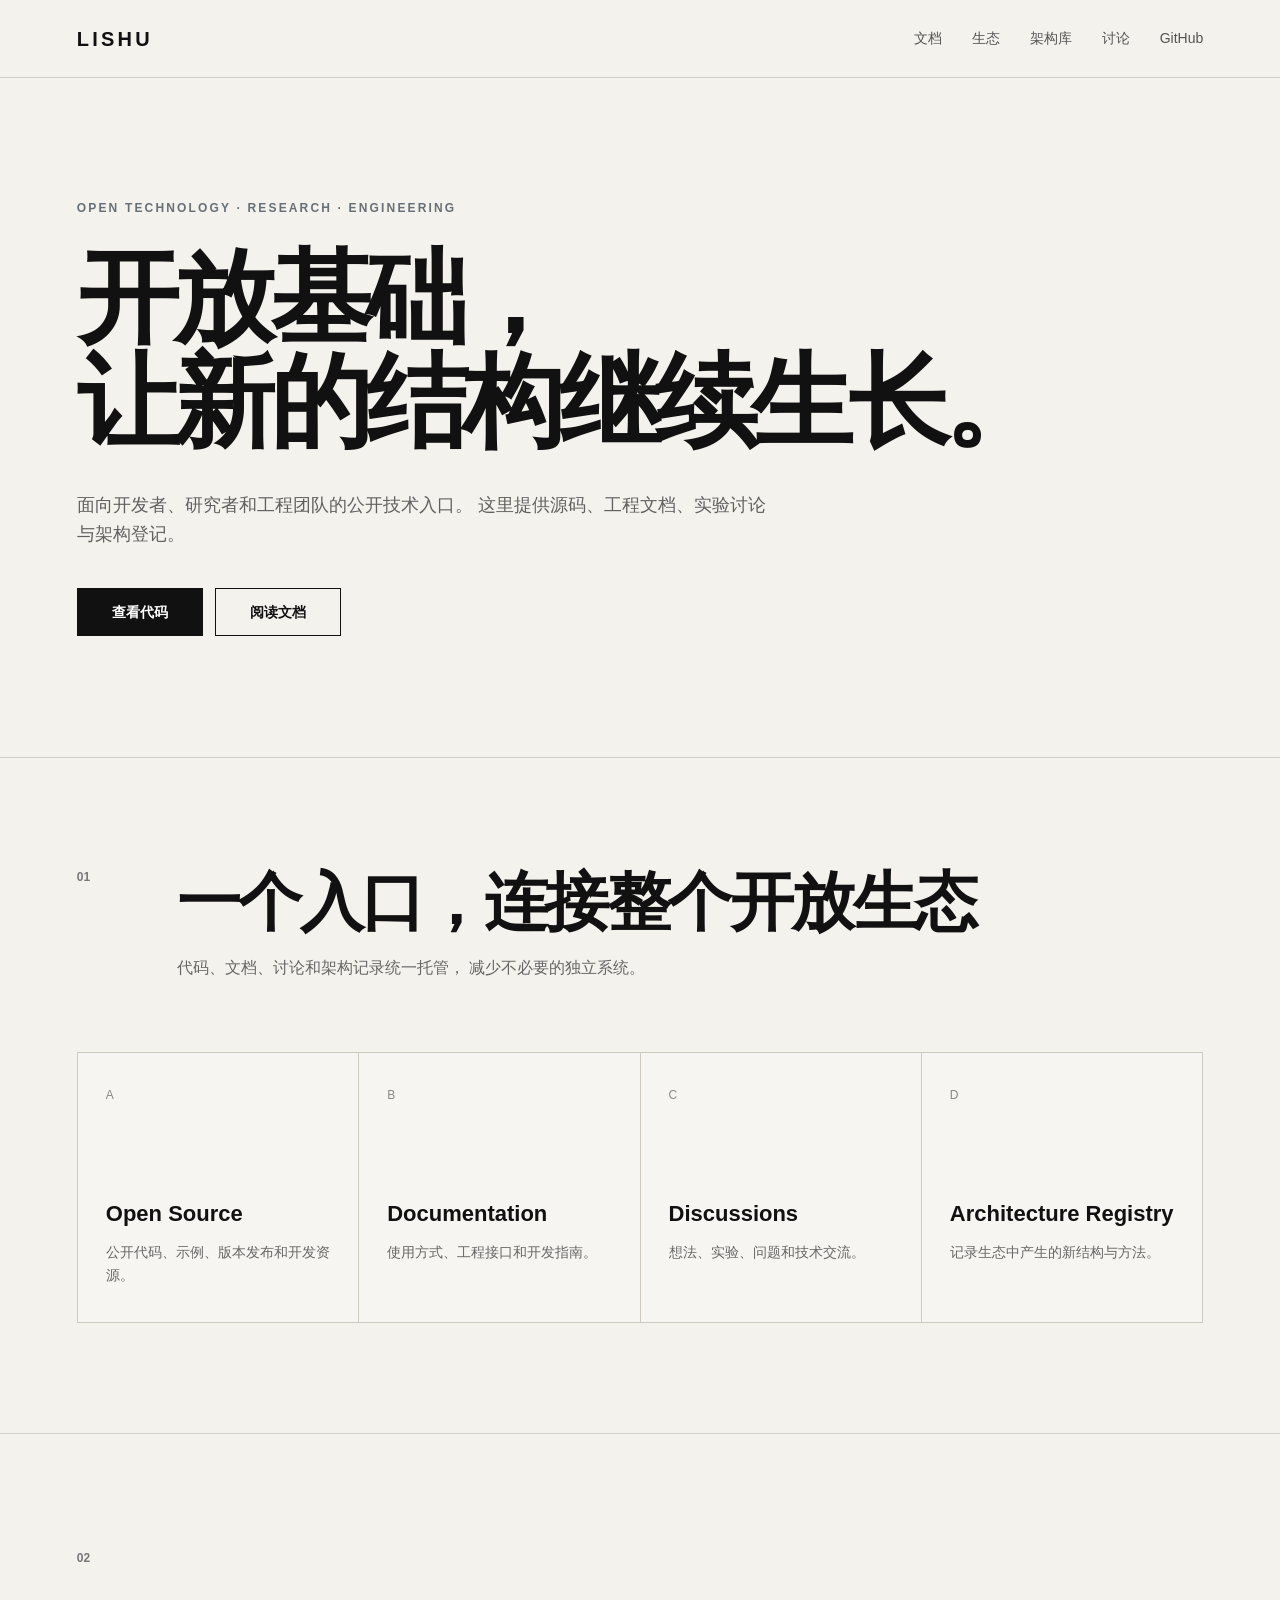
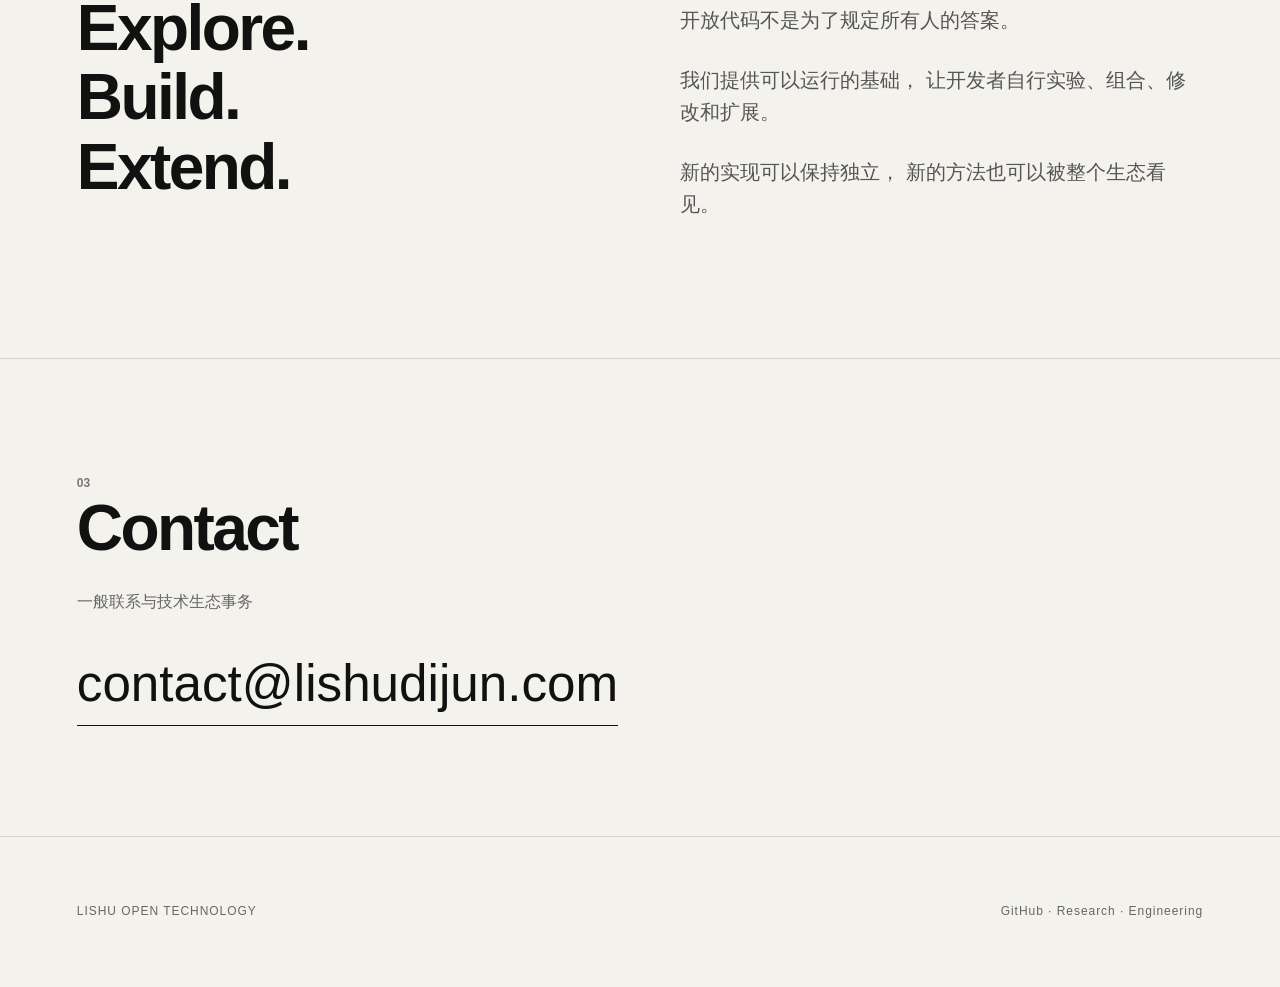
<file: index.html>
<!DOCTYPE html>
<html lang="zh-CN">

<head>
    <meta charset="UTF-8">

    <meta
        name="viewport"
        content="width=device-width, initial-scale=1.0"
    >

    <meta
        name="description"
        content="Lishu Open Technology - 开放技术、文档、研究与开发者生态"
    >

    <title>Lishu Open Technology</title>

    <link
        rel="stylesheet"
        href="./assets/css/main.css"
    >
</head>

<body>

<header class="site-header">

    <a
        class="logo"
        href="./"
    >
        LISHU
    </a>

    <nav class="nav">

        <a href="./docs/">
            文档
        </a>

        <a href="./ecosystem/">
            生态
        </a>

        <a href="./registry/">
            架构库
        </a>

        <a
            href="https://github.com/Jugan65/lishu/discussions"
            target="_blank"
            rel="noopener noreferrer"
        >
            讨论
        </a>

        <a
            href="https://github.com/Jugan65/lishu"
            target="_blank"
            rel="noopener noreferrer"
        >
            GitHub
        </a>

    </nav>

</header>


<main>

    <section class="hero">

        <div class="hero-inner">

            <p class="hero-label">
                OPEN TECHNOLOGY · RESEARCH · ENGINEERING
            </p>

            <h1>
                开放基础，
                <br>
                让新的结构继续生长。
            </h1>

            <p class="hero-description">
                面向开发者、研究者和工程团队的公开技术入口。
                这里提供源码、工程文档、实验讨论与架构登记。
            </p>

            <div class="hero-buttons">

                <a
                    class="button button-primary"
                    href="https://github.com/Jugan65/lishu"
                    target="_blank"
                    rel="noopener noreferrer"
                >
                    查看代码
                </a>

                <a
                    class="button"
                    href="./docs/"
                >
                    阅读文档
                </a>

            </div>

        </div>

    </section>


    <section class="section">

        <div class="section-header">

            <span class="section-number">
                01
            </span>

            <div>

                <h2>
                    一个入口，连接整个开放生态
                </h2>

                <p>
                    代码、文档、讨论和架构记录统一托管，
                    减少不必要的独立系统。
                </p>

            </div>

        </div>


        <div class="feature-grid">

            <a
                class="feature-card"
                href="https://github.com/Jugan65/lishu"
                target="_blank"
                rel="noopener noreferrer"
            >

                <span class="feature-id">
                    A
                </span>

                <h3>
                    Open Source
                </h3>

                <p>
                    公开代码、示例、版本发布和开发资源。
                </p>

            </a>


            <a
                class="feature-card"
                href="./docs/"
            >

                <span class="feature-id">
                    B
                </span>

                <h3>
                    Documentation
                </h3>

                <p>
                    使用方式、工程接口和开发指南。
                </p>

            </a>


            <a
                class="feature-card"
                href="https://github.com/Jugan65/lishu/discussions"
                target="_blank"
                rel="noopener noreferrer"
            >

                <span class="feature-id">
                    C
                </span>

                <h3>
                    Discussions
                </h3>

                <p>
                    想法、实验、问题和技术交流。
                </p>

            </a>


            <a
                class="feature-card"
                href="./registry/"
            >

                <span class="feature-id">
                    D
                </span>

                <h3>
                    Architecture Registry
                </h3>

                <p>
                    记录生态中产生的新结构与方法。
                </p>

            </a>

        </div>

    </section>


    <section class="section philosophy">

        <div class="philosophy-left">

            <span class="section-number">
                02
            </span>

            <h2>
                Explore.
                <br>
                Build.
                <br>
                Extend.
            </h2>

        </div>

        <div class="philosophy-right">

            <p>
                开放代码不是为了规定所有人的答案。
            </p>

            <p>
                我们提供可以运行的基础，
                让开发者自行实验、组合、修改和扩展。
            </p>

            <p>
                新的实现可以保持独立，
                新的方法也可以被整个生态看见。
            </p>

        </div>

    </section>


    <section class="section contact-section">

        <span class="section-number">
            03
        </span>

        <h2>
            Contact
        </h2>

        <p>
            一般联系与技术生态事务
        </p>

        <a
            class="contact-email"
            href="mailto:contact@lishudijun.com"
        >
            contact@lishudijun.com
        </a>

    </section>

</main>


<footer class="footer">

    <div>
        LISHU OPEN TECHNOLOGY
    </div>

    <div>
        GitHub · Research · Engineering
    </div>

</footer>


</body>

</html>
</file>
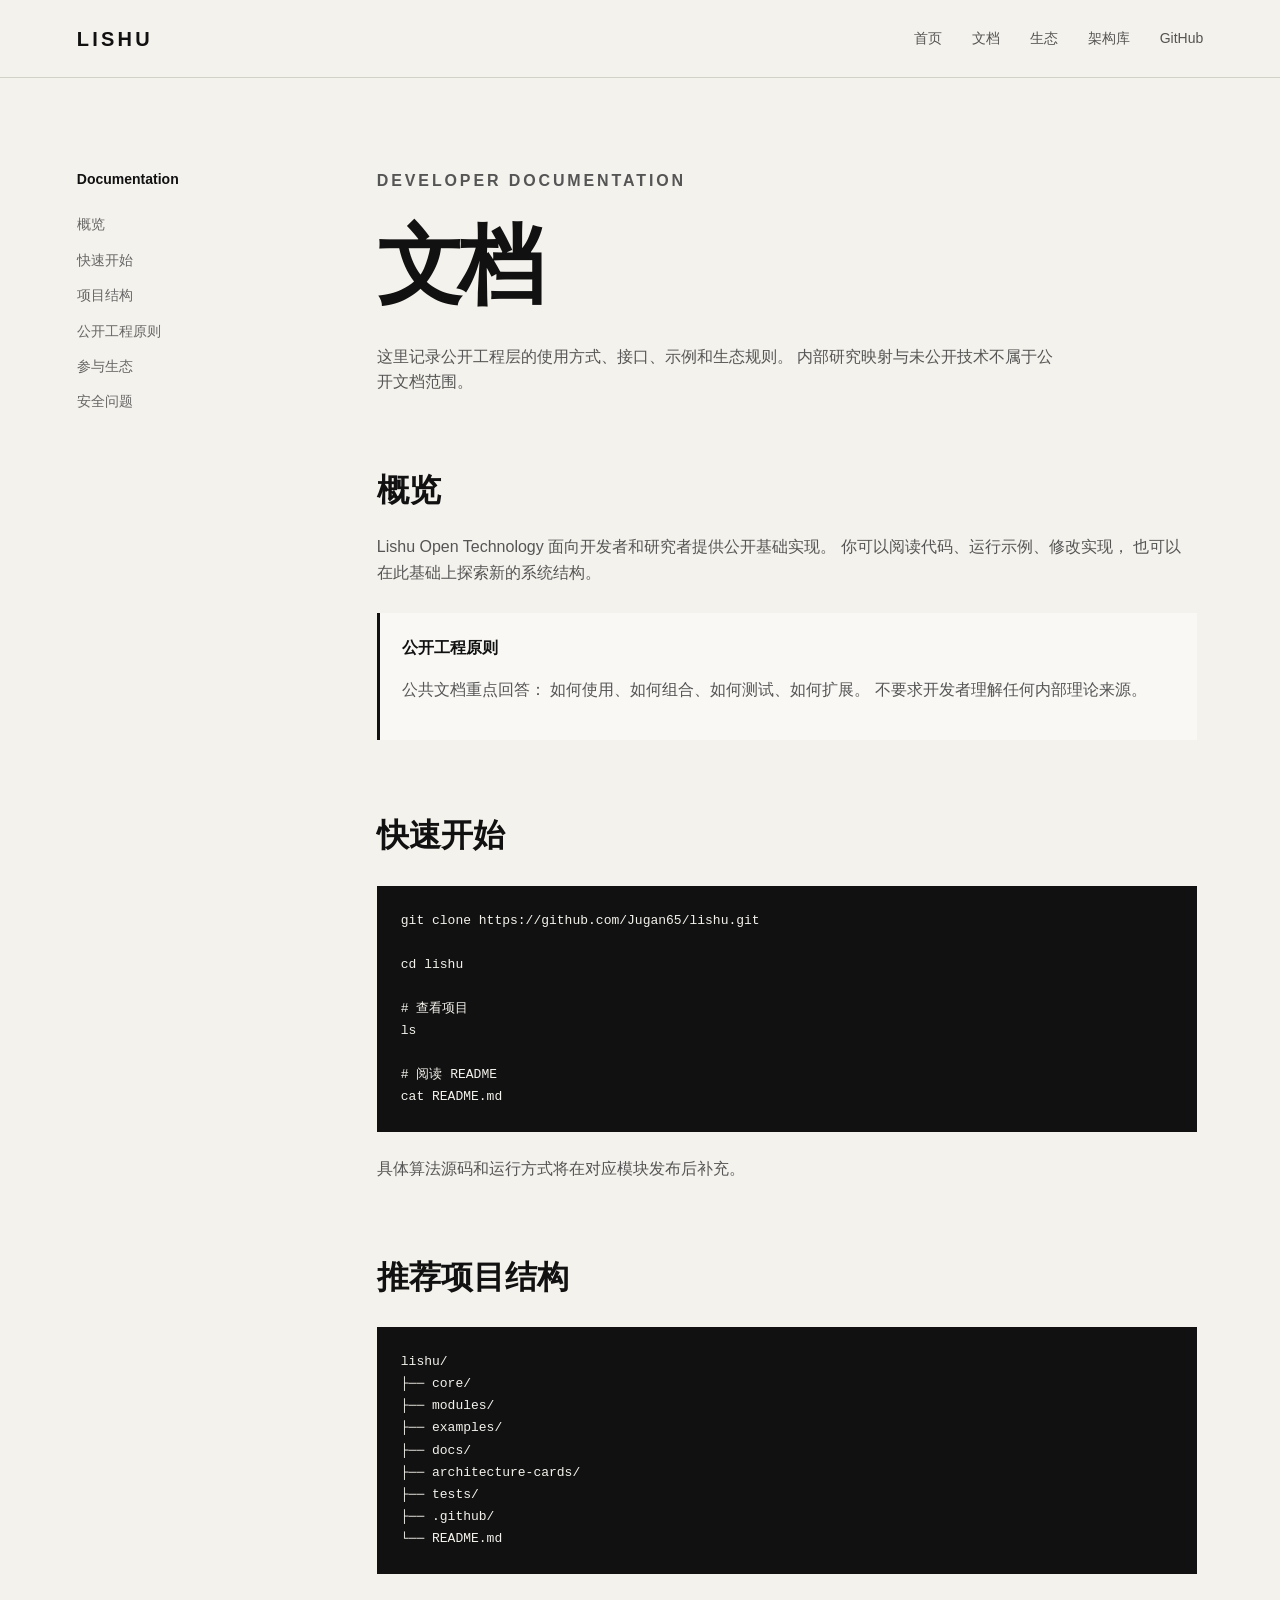
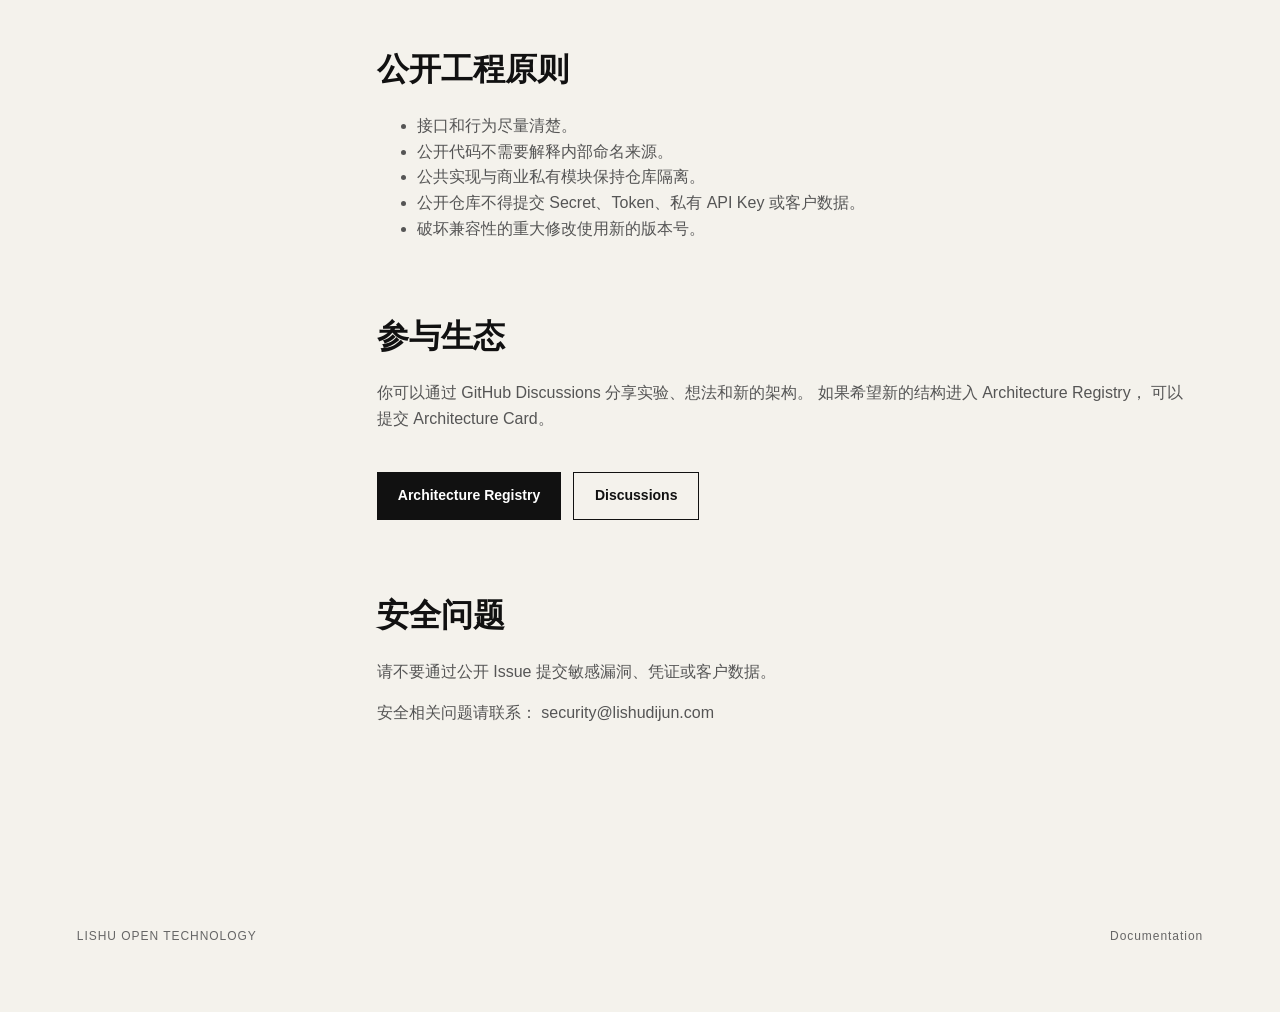
<file: docs/index.html>
<!DOCTYPE html>
<html lang="zh-CN">

<head>

<meta charset="UTF-8">

<meta
    name="viewport"
    content="width=device-width, initial-scale=1.0"
>

<meta
    name="description"
    content="Lishu Open Technology 开发者文档"
>

<title>Documentation · Lishu Open Technology</title>

<link
    rel="stylesheet"
    href="../assets/css/main.css"
>

<style>

.docs-layout {
    padding:
        90px 6vw 120px;

    display:
        grid;

    grid-template-columns:
        230px minmax(0, 820px);

    gap:
        70px;
}

.docs-sidebar {
    position:
        sticky;

    top:
        110px;

    align-self:
        start;

    display:
        flex;

    flex-direction:
        column;

    gap:
        13px;

    font-size:
        14px;
}

.docs-sidebar strong {
    margin-bottom:
        10px;
}

.docs-sidebar a {
    color:
        #666;
}

.docs-content h1 {
    margin:
        0 0 24px;

    font-size:
        clamp(48px, 7vw, 86px);

    line-height:
        1;

    letter-spacing:
        -0.05em;
}

.docs-content h2 {
    margin:
        70px 0 18px;

    font-size:
        32px;
}

.docs-content p,
.docs-content li {
    color:
        #555;

    font-size:
        16px;
}

.docs-content pre {
    margin:
        24px 0;

    padding:
        24px;

    overflow:
        auto;

    background:
        #111;

    color:
        #f4f2ec;

    font-size:
        13px;

    line-height:
        1.7;
}

.docs-note {
    margin:
        28px 0;

    padding:
        22px;

    border-left:
        3px solid #111;

    background:
        rgba(255,255,255,0.45);
}

@media (max-width: 800px) {

    .docs-layout {
        grid-template-columns:
            1fr;
    }

    .docs-sidebar {
        position:
            static;

        padding-bottom:
            25px;

        border-bottom:
            1px solid #d3d0c7;
    }

}

</style>

</head>


<body>


<header class="site-header">

<a
    class="logo"
    href="../"
>
LISHU
</a>

<nav class="nav">

<a href="../">
首页
</a>

<a href="../docs/">
文档
</a>

<a href="../ecosystem/">
生态
</a>

<a href="../registry/">
架构库
</a>

<a
    href="https://github.com/Jugan65/lishu"
    target="_blank"
    rel="noopener noreferrer"
>
GitHub
</a>

</nav>

</header>


<main class="docs-layout">


<aside class="docs-sidebar">

<strong>
Documentation
</strong>

<a href="#overview">
概览
</a>

<a href="#start">
快速开始
</a>

<a href="#structure">
项目结构
</a>

<a href="#principles">
公开工程原则
</a>

<a href="#community">
参与生态
</a>

<a href="#security">
安全问题
</a>

</aside>


<article class="docs-content">

<p class="hero-label">
DEVELOPER DOCUMENTATION
</p>

<h1>
文档
</h1>

<p class="hero-description">
这里记录公开工程层的使用方式、接口、示例和生态规则。
内部研究映射与未公开技术不属于公开文档范围。
</p>


<h2 id="overview">
概览
</h2>

<p>
Lishu Open Technology 面向开发者和研究者提供公开基础实现。
你可以阅读代码、运行示例、修改实现，
也可以在此基础上探索新的系统结构。
</p>


<div class="docs-note">

<strong>
公开工程原则
</strong>

<p>
公共文档重点回答：
如何使用、如何组合、如何测试、如何扩展。
不要求开发者理解任何内部理论来源。
</p>

</div>


<h2 id="start">
快速开始
</h2>

<pre><code>git clone https://github.com/Jugan65/lishu.git

cd lishu

# 查看项目
ls

# 阅读 README
cat README.md
</code></pre>


<p>
具体算法源码和运行方式将在对应模块发布后补充。
</p>


<h2 id="structure">
推荐项目结构
</h2>

<pre><code>lishu/
├── core/
├── modules/
├── examples/
├── docs/
├── architecture-cards/
├── tests/
├── .github/
└── README.md
</code></pre>


<h2 id="principles">
公开工程原则
</h2>

<ul>

<li>
接口和行为尽量清楚。
</li>

<li>
公开代码不需要解释内部命名来源。
</li>

<li>
公共实现与商业私有模块保持仓库隔离。
</li>

<li>
公开仓库不得提交 Secret、Token、私有 API Key 或客户数据。
</li>

<li>
破坏兼容性的重大修改使用新的版本号。
</li>

</ul>


<h2 id="community">
参与生态
</h2>

<p>
你可以通过 GitHub Discussions 分享实验、想法和新的架构。
如果希望新的结构进入 Architecture Registry，
可以提交 Architecture Card。
</p>

<div class="hero-buttons">

<a
    class="button button-primary"
    href="../registry/"
>
Architecture Registry
</a>

<a
    class="button"
    href="https://github.com/Jugan65/lishu/discussions"
    target="_blank"
    rel="noopener noreferrer"
>
Discussions
</a>

</div>


<h2 id="security">
安全问题
</h2>

<p>
请不要通过公开 Issue 提交敏感漏洞、凭证或客户数据。
</p>

<p>

安全相关问题请联系：

<a
    href="mailto:security@lishudijun.com"
>
security@lishudijun.com
</a>

</p>


</article>


</main>


<footer class="footer">

<div>
LISHU OPEN TECHNOLOGY
</div>

<div>
Documentation
</div>

</footer>


</body>

</html>
</file>
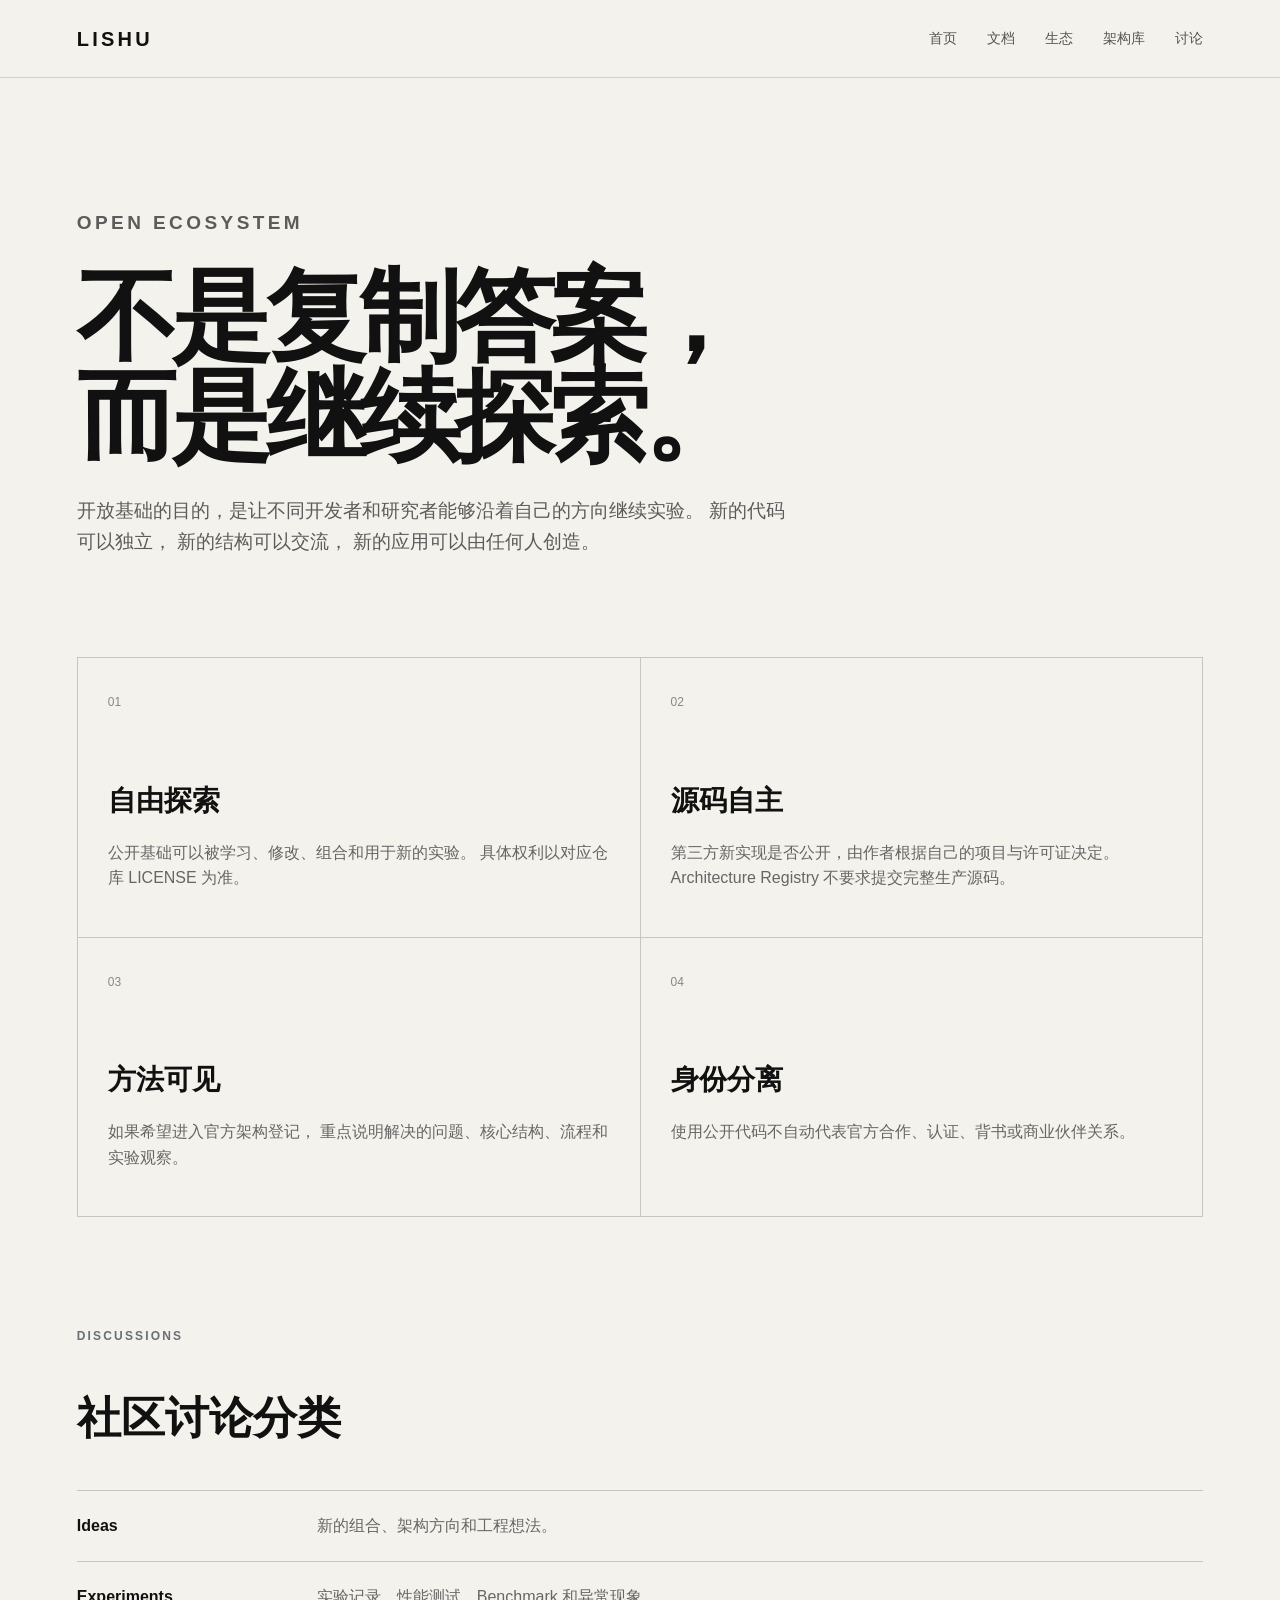
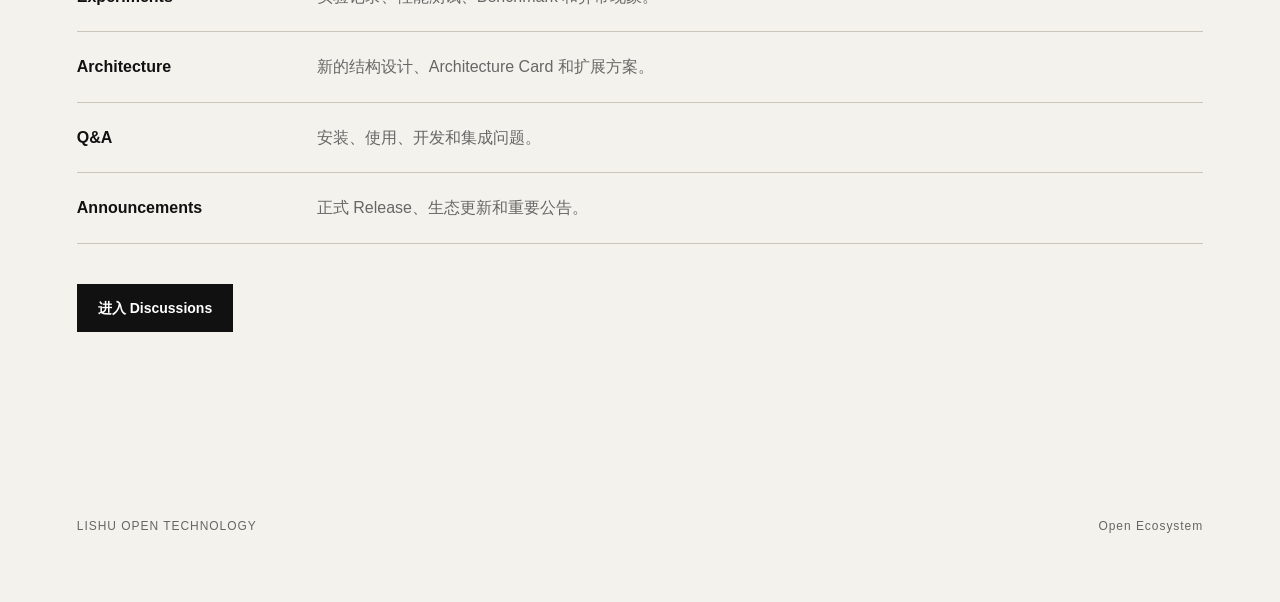
<file: ecosystem/index.html>
<!DOCTYPE html>
<html lang="zh-CN">

<head>

<meta charset="UTF-8">

<meta
    name="viewport"
    content="width=device-width, initial-scale=1.0"
>

<title>Ecosystem · Lishu Open Technology</title>

<link
    rel="stylesheet"
    href="../assets/css/main.css"
>

<style>

.ecosystem-page {
    padding:
        100px 6vw 120px;
}

.ecosystem-intro {
    max-width:
        1000px;

    margin-bottom:
        100px;
}

.ecosystem-intro h1 {
    margin:
        0;

    font-size:
        clamp(52px, 8vw, 100px);

    line-height:
        1;

    letter-spacing:
        -0.055em;
}

.ecosystem-intro p {
    max-width:
        720px;

    margin-top:
        30px;

    font-size:
        19px;

    color:
        #5c5c5c;
}

.ecosystem-rule-grid {
    display:
        grid;

    grid-template-columns:
        repeat(2, 1fr);

    border-top:
        1px solid #cbc6bc;

    border-left:
        1px solid #cbc6bc;
}

.rule {
    min-height:
        250px;

    padding:
        30px;

    border-right:
        1px solid #cbc6bc;

    border-bottom:
        1px solid #cbc6bc;
}

.rule span {
    color:
        #888;

    font-size:
        12px;
}

.rule h2 {
    margin:
        65px 0 12px;

    font-size:
        28px;
}

.rule p {
    color:
        #666;
}

.categories {
    margin-top:
        110px;
}

.categories h2 {
    font-size:
        44px;
}

.category-list {
    margin-top:
        35px;

    border-top:
        1px solid #cbc6bc;
}

.category {
    padding:
        22px 0;

    display:
        grid;

    grid-template-columns:
        210px 1fr;

    gap:
        30px;

    border-bottom:
        1px solid #cbc6bc;
}

.category p {
    margin:
        0;

    color:
        #666;
}

@media (max-width: 700px) {

    .ecosystem-rule-grid {
        grid-template-columns:
            1fr;
    }

    .category {
        grid-template-columns:
            1fr;
    }

}

</style>

</head>


<body>


<header class="site-header">

<a
    class="logo"
    href="../"
>
LISHU
</a>

<nav class="nav">

<a href="../">
首页
</a>

<a href="../docs/">
文档
</a>

<a href="../ecosystem/">
生态
</a>

<a href="../registry/">
架构库
</a>

<a
    href="https://github.com/Jugan65/lishu/discussions"
    target="_blank"
    rel="noopener noreferrer"
>
讨论
</a>

</nav>

</header>


<main class="ecosystem-page">


<section class="ecosystem-intro">

<p class="hero-label">
OPEN ECOSYSTEM
</p>

<h1>
不是复制答案，
<br>
而是继续探索。
</h1>

<p>
开放基础的目的，是让不同开发者和研究者能够沿着自己的方向继续实验。
新的代码可以独立，
新的结构可以交流，
新的应用可以由任何人创造。
</p>

</section>


<section class="ecosystem-rule-grid">


<div class="rule">

<span>
01
</span>

<h2>
自由探索
</h2>

<p>
公开基础可以被学习、修改、组合和用于新的实验。
具体权利以对应仓库 LICENSE 为准。
</p>

</div>


<div class="rule">

<span>
02
</span>

<h2>
源码自主
</h2>

<p>
第三方新实现是否公开，由作者根据自己的项目与许可证决定。
Architecture Registry 不要求提交完整生产源码。
</p>

</div>


<div class="rule">

<span>
03
</span>

<h2>
方法可见
</h2>

<p>
如果希望进入官方架构登记，
重点说明解决的问题、核心结构、流程和实验观察。
</p>

</div>


<div class="rule">

<span>
04
</span>

<h2>
身份分离
</h2>

<p>
使用公开代码不自动代表官方合作、认证、背书或商业伙伴关系。
</p>

</div>


</section>


<section class="categories">

<p class="hero-label">
DISCUSSIONS
</p>

<h2>
社区讨论分类
</h2>


<div class="category-list">


<div class="category">

<strong>
Ideas
</strong>

<p>
新的组合、架构方向和工程想法。
</p>

</div>


<div class="category">

<strong>
Experiments
</strong>

<p>
实验记录、性能测试、Benchmark 和异常现象。
</p>

</div>


<div class="category">

<strong>
Architecture
</strong>

<p>
新的结构设计、Architecture Card 和扩展方案。
</p>

</div>


<div class="category">

<strong>
Q&amp;A
</strong>

<p>
安装、使用、开发和集成问题。
</p>

</div>


<div class="category">

<strong>
Announcements
</strong>

<p>
正式 Release、生态更新和重要公告。
</p>

</div>


</div>


<div class="hero-buttons">

<a
    class="button button-primary"
    href="https://github.com/Jugan65/lishu/discussions"
    target="_blank"
    rel="noopener noreferrer"
>
进入 Discussions
</a>

</div>


</section>


</main>


<footer class="footer">

<div>
LISHU OPEN TECHNOLOGY
</div>

<div>
Open Ecosystem
</div>

</footer>


</body>

</html>
</file>
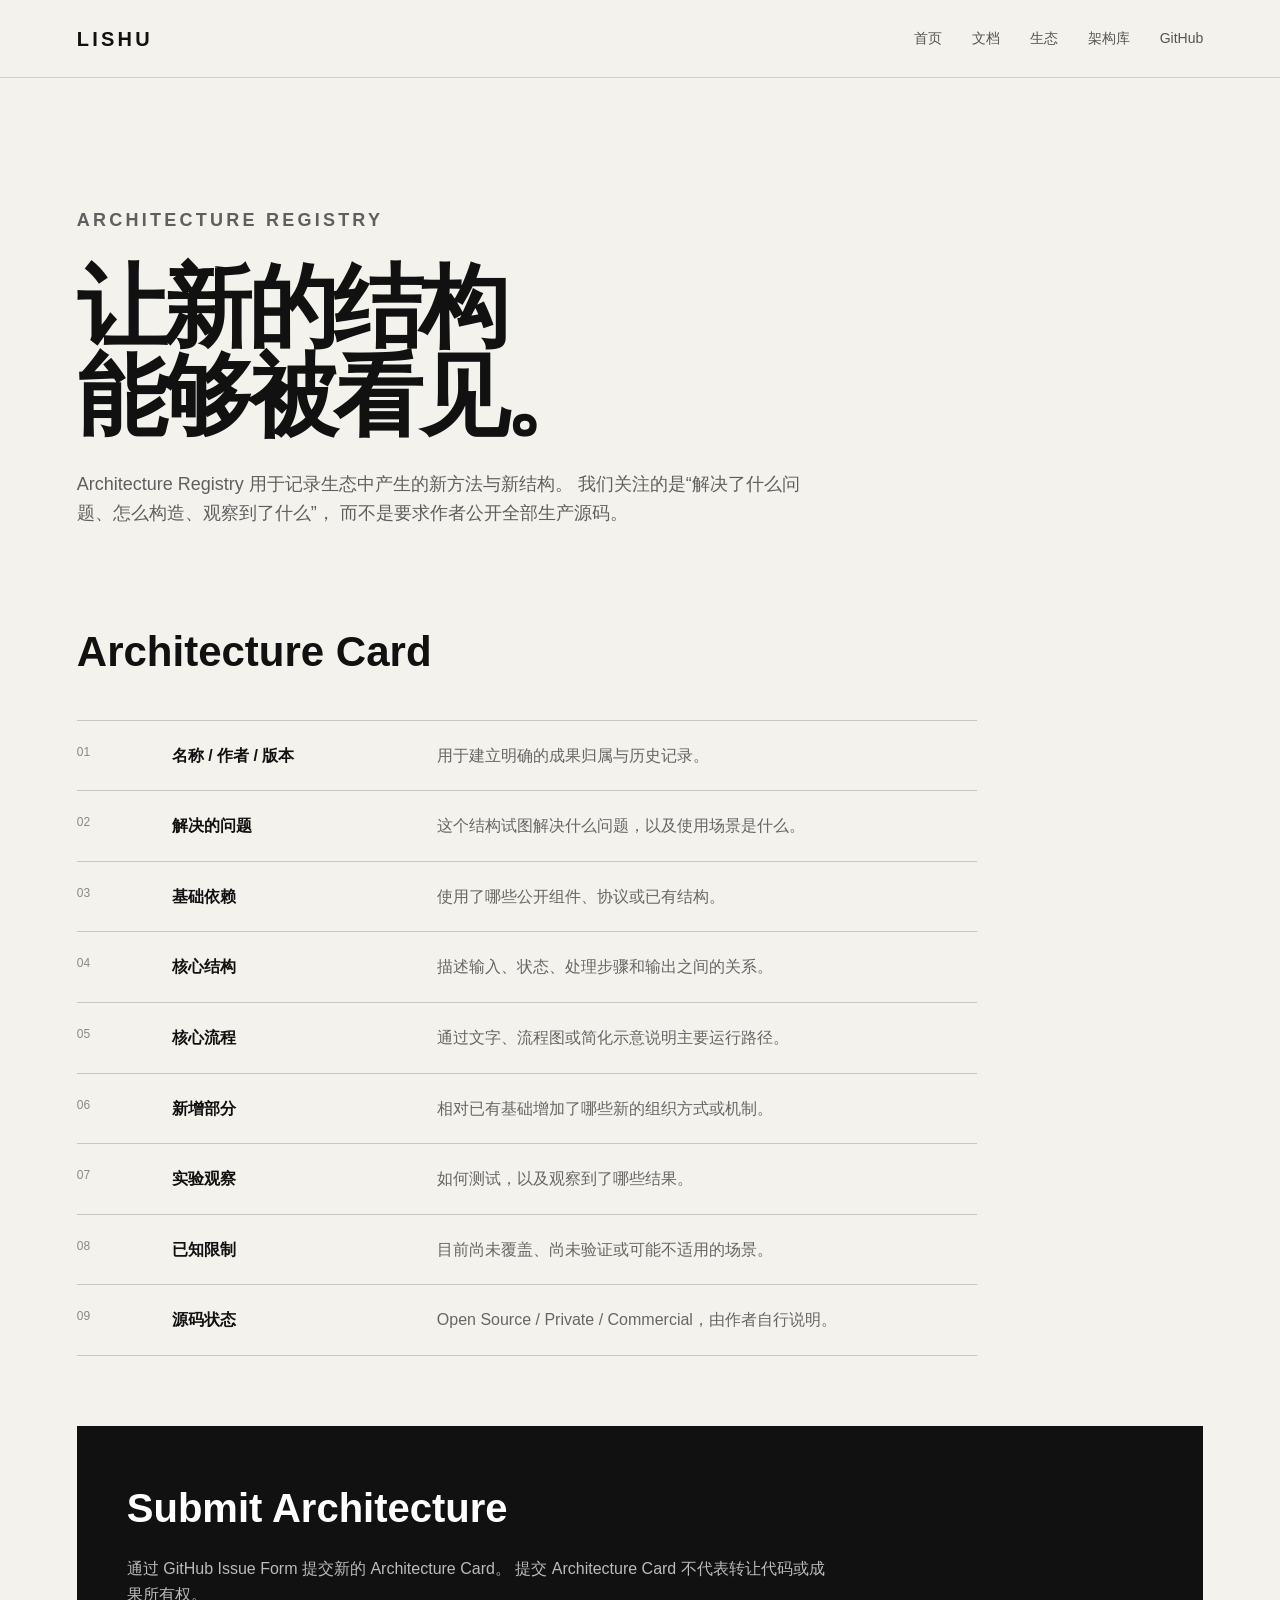
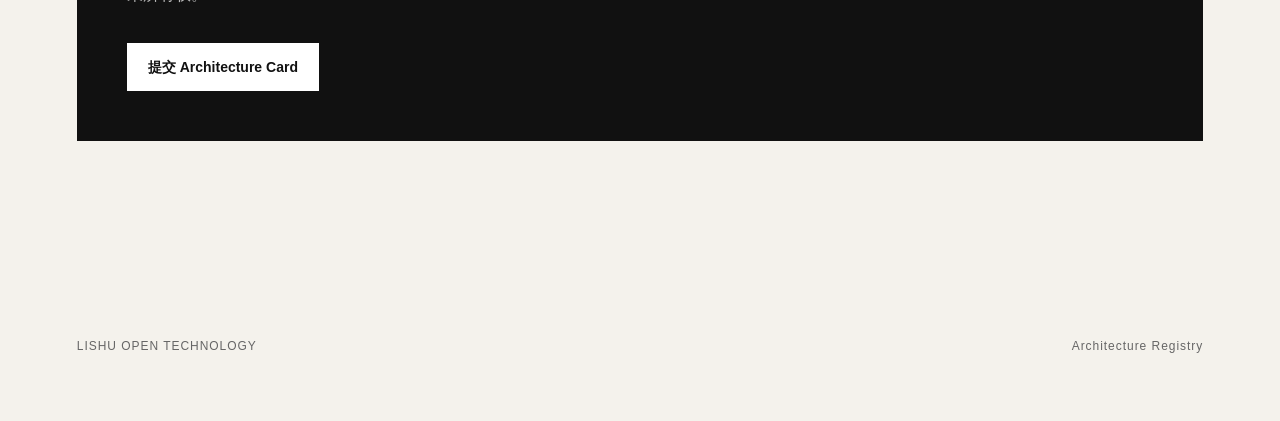
<file: registry/index.html>
<!DOCTYPE html>
<html lang="zh-CN">

<head>

<meta charset="UTF-8">

<meta
    name="viewport"
    content="width=device-width, initial-scale=1.0"
>

<title>Architecture Registry · Lishu Open Technology</title>

<link
    rel="stylesheet"
    href="../assets/css/main.css"
>

<style>

.registry-page {
    padding:
        100px 6vw 130px;
}

.registry-header {
    max-width:
        1000px;
}

.registry-header h1 {
    margin:
        0;

    font-size:
        clamp(48px, 7vw, 92px);

    line-height:
        1;

    letter-spacing:
        -0.05em;
}

.registry-header p {
    max-width:
        750px;

    margin-top:
        28px;

    font-size:
        18px;

    color:
        #5f5f5f;
}

.registry-fields {
    margin-top:
        90px;

    max-width:
        900px;
}

.registry-fields h2 {
    font-size:
        42px;
}

.registry-list {
    margin-top:
        30px;

    border-top:
        1px solid #cbc6bc;
}

.registry-item {
    display:
        grid;

    grid-template-columns:
        70px 240px 1fr;

    gap:
        25px;

    padding:
        22px 0;

    border-bottom:
        1px solid #cbc6bc;
}

.registry-item span {
    color:
        #888;

    font-size:
        12px;
}

.registry-item p {
    margin:
        0;

    color:
        #666;
}

.registry-action {
    margin-top:
        70px;

    padding:
        50px;

    background:
        #111;

    color:
        white;
}

.registry-action h2 {
    margin:
        0;

    font-size:
        40px;
}

.registry-action p {
    max-width:
        700px;

    color:
        #bbb;
}

.registry-action .button {
    margin-top:
        20px;

    border-color:
        white;

    background:
        white;

    color:
        #111;
}

@media (max-width: 700px) {

    .registry-item {
        grid-template-columns:
            1fr;

        gap:
            5px;
    }

    .registry-action {
        padding:
            30px;
    }

}

</style>

</head>


<body>


<header class="site-header">

<a
    class="logo"
    href="../"
>
LISHU
</a>

<nav class="nav">

<a href="../">
首页
</a>

<a href="../docs/">
文档
</a>

<a href="../ecosystem/">
生态
</a>

<a href="../registry/">
架构库
</a>

<a
    href="https://github.com/Jugan65/lishu"
    target="_blank"
    rel="noopener noreferrer"
>
GitHub
</a>

</nav>

</header>


<main class="registry-page">


<section class="registry-header">

<p class="hero-label">
ARCHITECTURE REGISTRY
</p>

<h1>
让新的结构
<br>
能够被看见。
</h1>

<p>
Architecture Registry 用于记录生态中产生的新方法与新结构。
我们关注的是“解决了什么问题、怎么构造、观察到了什么”，
而不是要求作者公开全部生产源码。
</p>

</section>


<section class="registry-fields">

<h2>
Architecture Card
</h2>


<div class="registry-list">


<div class="registry-item">

<span>
01
</span>

<strong>
名称 / 作者 / 版本
</strong>

<p>
用于建立明确的成果归属与历史记录。
</p>

</div>


<div class="registry-item">

<span>
02
</span>

<strong>
解决的问题
</strong>

<p>
这个结构试图解决什么问题，以及使用场景是什么。
</p>

</div>


<div class="registry-item">

<span>
03
</span>

<strong>
基础依赖
</strong>

<p>
使用了哪些公开组件、协议或已有结构。
</p>

</div>


<div class="registry-item">

<span>
04
</span>

<strong>
核心结构
</strong>

<p>
描述输入、状态、处理步骤和输出之间的关系。
</p>

</div>


<div class="registry-item">

<span>
05
</span>

<strong>
核心流程
</strong>

<p>
通过文字、流程图或简化示意说明主要运行路径。
</p>

</div>


<div class="registry-item">

<span>
06
</span>

<strong>
新增部分
</strong>

<p>
相对已有基础增加了哪些新的组织方式或机制。
</p>

</div>


<div class="registry-item">

<span>
07
</span>

<strong>
实验观察
</strong>

<p>
如何测试，以及观察到了哪些结果。
</p>

</div>


<div class="registry-item">

<span>
08
</span>

<strong>
已知限制
</strong>

<p>
目前尚未覆盖、尚未验证或可能不适用的场景。
</p>

</div>


<div class="registry-item">

<span>
09
</span>

<strong>
源码状态
</strong>

<p>
Open Source / Private / Commercial，由作者自行说明。
</p>

</div>


</div>

</section>


<section class="registry-action">

<h2>
Submit Architecture
</h2>

<p>
通过 GitHub Issue Form 提交新的 Architecture Card。
提交 Architecture Card 不代表转让代码或成果所有权。
</p>

<a
    class="button"
    href="https://github.com/Jugan65/lishu/issues/new?template=architecture.yml"
    target="_blank"
    rel="noopener noreferrer"
>
提交 Architecture Card
</a>

</section>


</main>


<footer class="footer">

<div>
LISHU OPEN TECHNOLOGY
</div>

<div>
Architecture Registry
</div>

</footer>


</body>

</html>
</file>
<file: assets/css/main.css>
* {
    box-sizing: border-box;
}

html {
    scroll-behavior: smooth;
}

body {
    margin: 0;

    background:
        #f4f2ec;

    color:
        #111111;

    font-family:
        -apple-system,
        BlinkMacSystemFont,
        "Segoe UI",
        "PingFang SC",
        "Microsoft YaHei",
        Arial,
        sans-serif;

    line-height:
        1.6;
}

a {
    color:
        inherit;

    text-decoration:
        none;
}


/* HEADER */

.site-header {
    min-height:
        78px;

    padding:
        0 6vw;

    display:
        flex;

    align-items:
        center;

    justify-content:
        space-between;

    border-bottom:
        1px solid #d3d0c7;

    background:
        rgba(244, 242, 236, 0.94);

    position:
        sticky;

    top:
        0;

    z-index:
        100;
}

.logo {
    font-size:
        20px;

    font-weight:
        800;

    letter-spacing:
        0.16em;
}

.nav {
    display:
        flex;

    align-items:
        center;

    gap:
        30px;

    font-size:
        14px;
}

.nav a {
    opacity:
        0.7;

    transition:
        opacity 0.2s ease;
}

.nav a:hover {
    opacity:
        1;
}


/* HERO */

.hero {
    min-height:
        680px;

    padding:
        100px 6vw;

    display:
        flex;

    align-items:
        center;

    border-bottom:
        1px solid #d3d0c7;
}

.hero-inner {
    max-width:
        1050px;
}

.hero-label {
    margin:
        0 0 28px;

    font-size:
        12px;

    font-weight:
        700;

    letter-spacing:
        0.18em;

    color:
        #687077;
}

.hero h1 {
    margin:
        0;

    font-size:
        clamp(52px, 8vw, 108px);

    line-height:
        1.02;

    letter-spacing:
        -0.055em;

    font-weight:
        700;
}

.hero-description {
    margin:
        36px 0 0;

    max-width:
        690px;

    font-size:
        18px;

    color:
        #606060;
}

.hero-buttons {
    margin-top:
        40px;

    display:
        flex;

    gap:
        12px;
}

.button {
    min-width:
        126px;

    height:
        48px;

    padding:
        0 20px;

    display:
        inline-flex;

    align-items:
        center;

    justify-content:
        center;

    border:
        1px solid #111;

    font-size:
        14px;

    font-weight:
        600;
}

.button-primary {
    background:
        #111;

    color:
        #ffffff;
}


/* SECTIONS */

.section {
    padding:
        110px 6vw;

    border-bottom:
        1px solid #d3d0c7;
}

.section-header {
    max-width:
        900px;

    display:
        grid;

    grid-template-columns:
        70px 1fr;

    gap:
        30px;

    margin-bottom:
        55px;
}

.section-number {
    font-size:
        12px;

    font-weight:
        700;

    color:
        #777;
}

.section h2 {
    margin:
        0;

    font-size:
        clamp(36px, 5vw, 70px);

    line-height:
        1.08;

    letter-spacing:
        -0.04em;
}

.section-header p {
    max-width:
        650px;

    margin-top:
        18px;

    color:
        #666;
}


/* CARDS */

.feature-grid {
    display:
        grid;

    grid-template-columns:
        repeat(4, 1fr);

    border-top:
        1px solid #cfcac0;

    border-left:
        1px solid #cfcac0;
}

.feature-card {
    min-height:
        270px;

    padding:
        28px;

    border-right:
        1px solid #cfcac0;

    border-bottom:
        1px solid #cfcac0;

    background:
        rgba(255,255,255,0.24);

    transition:
        background 0.2s ease,
        transform 0.2s ease;
}

.feature-card:hover {
    background:
        #ffffff;

    transform:
        translateY(-3px);
}

.feature-id {
    font-size:
        12px;

    color:
        #888;
}

.feature-card h3 {
    margin:
        90px 0 10px;

    font-size:
        22px;
}

.feature-card p {
    margin:
        0;

    color:
        #666;

    font-size:
        14px;
}


/* PHILOSOPHY */

.philosophy {
    display:
        grid;

    grid-template-columns:
        1fr 1fr;

    gap:
        80px;
}

.philosophy-left h2 {
    margin-top:
        25px;
}

.philosophy-right {
    padding-top:
        40px;

    font-size:
        20px;

    color:
        #555;
}

.philosophy-right p {
    max-width:
        620px;

    margin-bottom:
        28px;
}


/* CONTACT */

.contact-section p {
    margin-top:
        26px;

    color:
        #666;
}

.contact-email {
    margin-top:
        12px;

    display:
        inline-block;

    font-size:
        clamp(24px, 4vw, 52px);

    border-bottom:
        1px solid #111;
}


/* FOOTER */

.footer {
    min-height:
        150px;

    padding:
        40px 6vw;

    display:
        flex;

    align-items:
        center;

    justify-content:
        space-between;

    font-size:
        12px;

    letter-spacing:
        0.08em;

    color:
        #666;
}


/* MOBILE */

@media (max-width: 900px) {

    .feature-grid {
        grid-template-columns:
            repeat(2, 1fr);
    }

    .philosophy {
        grid-template-columns:
            1fr;
    }

}


@media (max-width: 680px) {

    .site-header {
        align-items:
            flex-start;

        padding-top:
            18px;

        padding-bottom:
            18px;
    }

    .nav {
        max-width:
            60%;

        justify-content:
            flex-end;

        flex-wrap:
            wrap;

        gap:
            10px 16px;

        font-size:
            12px;
    }

    .hero {
        min-height:
            560px;

        padding-top:
            70px;

        padding-bottom:
            70px;
    }

    .hero h1 {
        font-size:
            52px;
    }

    .feature-grid {
        grid-template-columns:
            1fr;
    }

    .section-header {
        grid-template-columns:
            1fr;
    }

    .footer {
        gap:
            20px;

        flex-direction:
            column;

        align-items:
            flex-start;
    }

}
</file>
